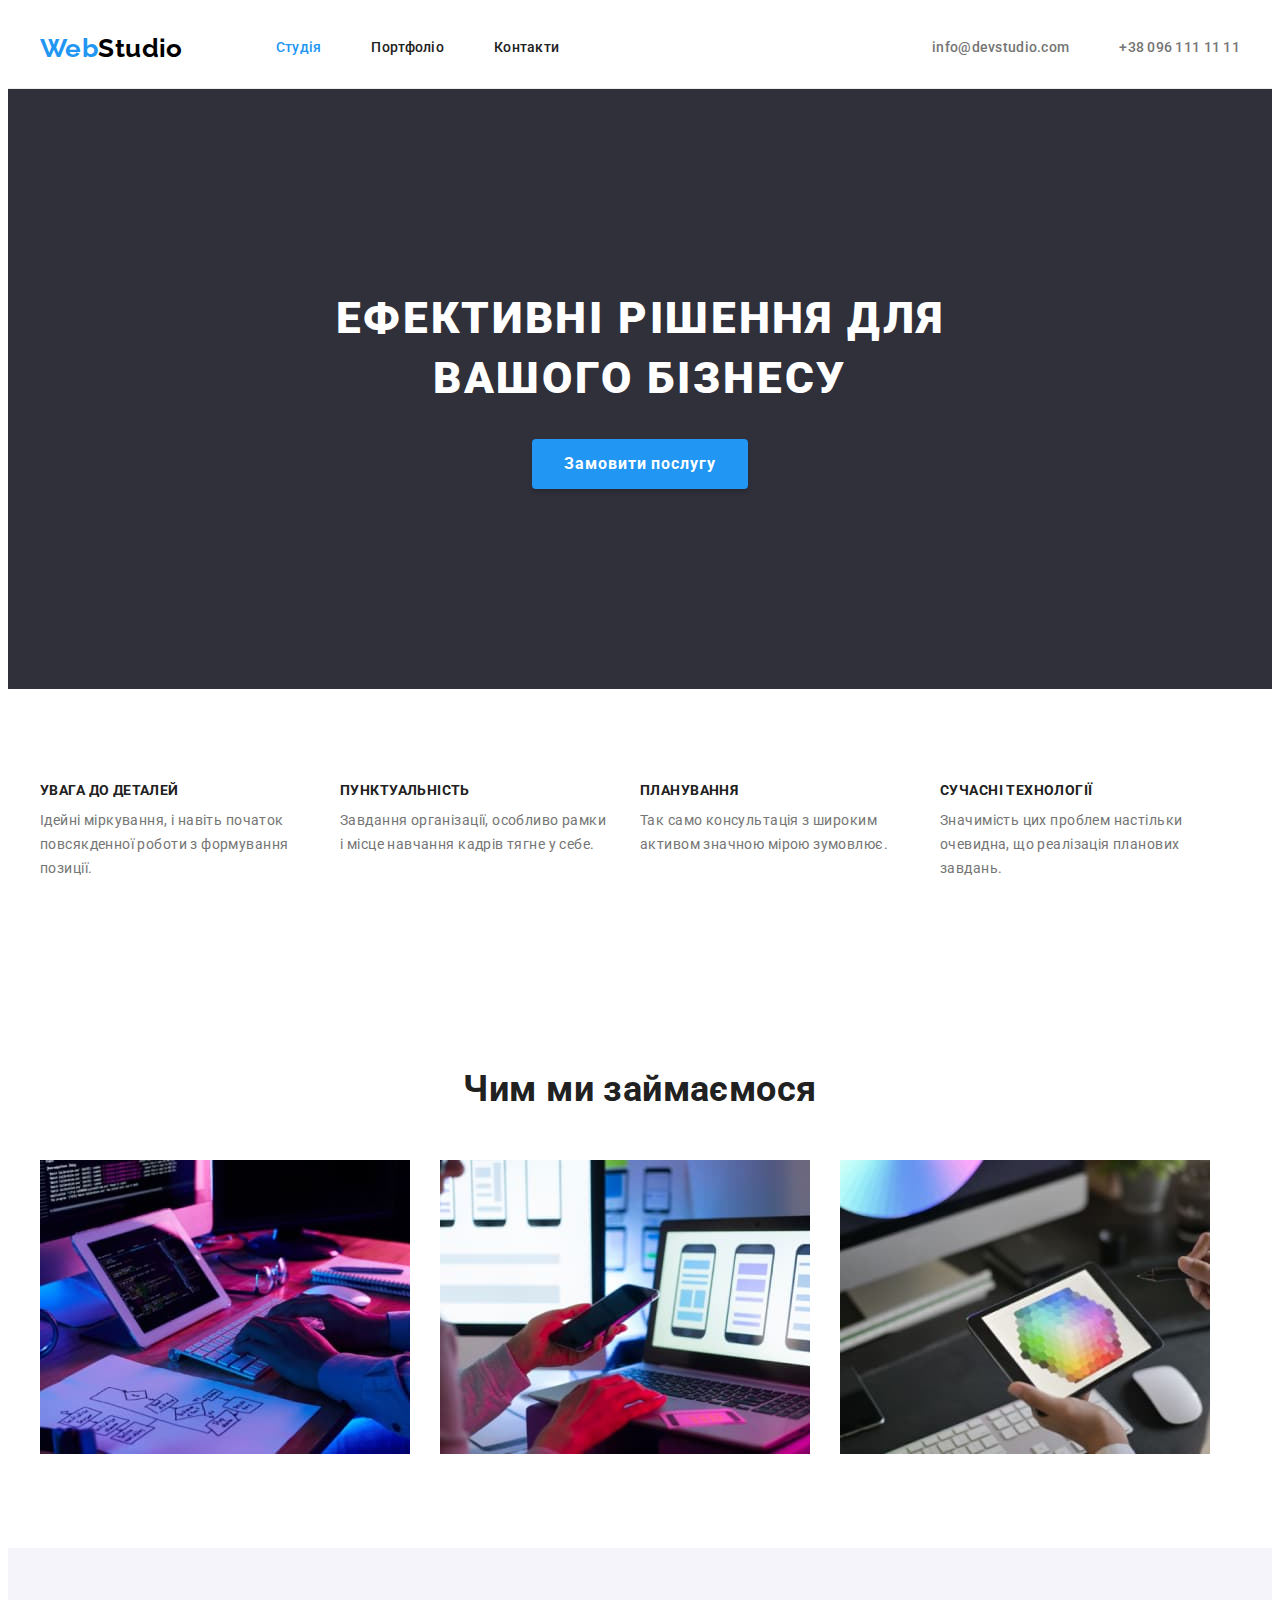
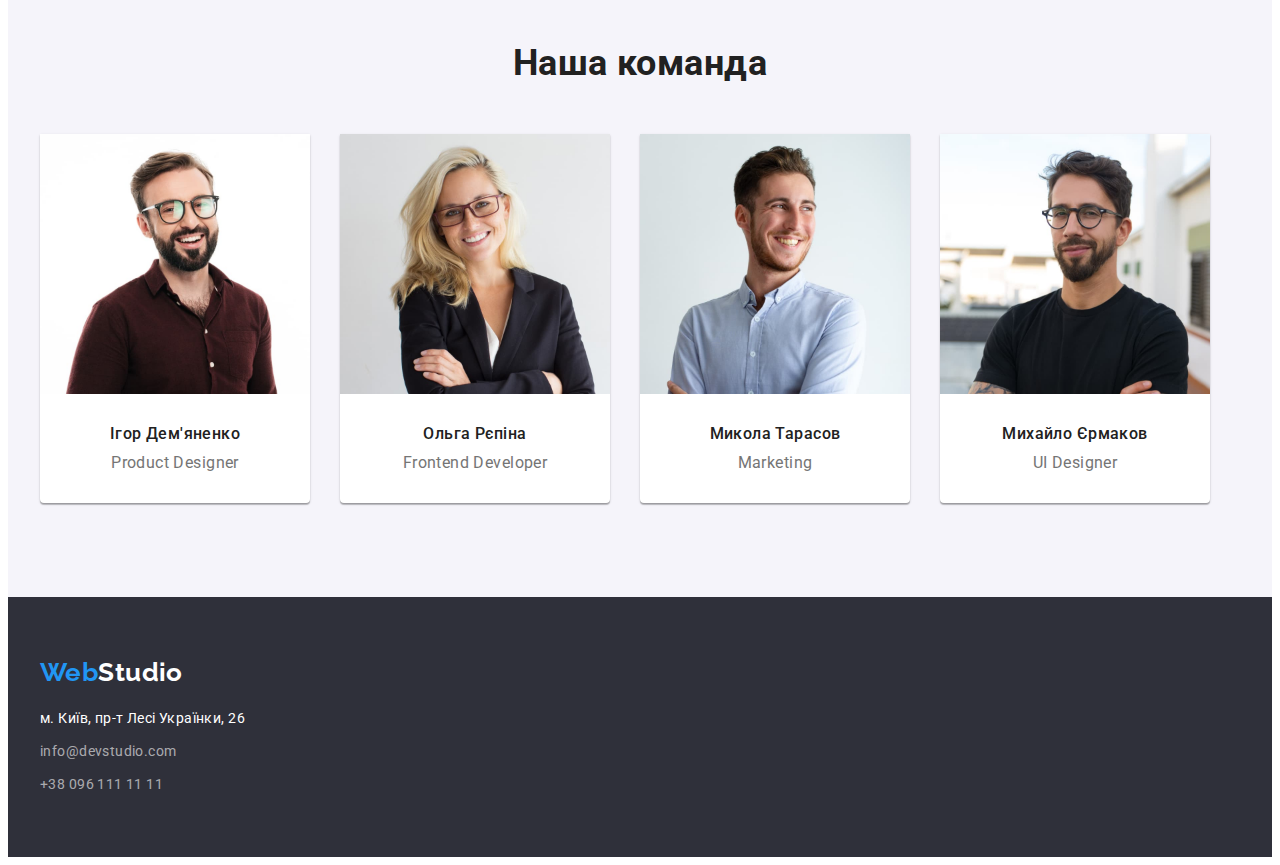
<file: index.html>
<!DOCTYPE html>
<html lang="uk">
  <head>
    <meta charset="UTF-8" />
    <meta http-equiv="X-UA-Compatible" content="IE=edge" />
    <meta name="viewport" content="width=device-width, initial-scale=1.0" />
    <title>Document</title>
    <link rel="preconnect" href="https://fonts.googleapis.com" />
    <link rel="preconnect" href="https://fonts.gstatic.com" crossorigin />
    <link
      href="https://fonts.googleapis.com/css2?family=Raleway:wght@700&family=Roboto:wght@400;500;700;900&display=swap"
      rel="stylesheet"
    />
    <link
      rel="stylesheet"
      href="https://cdnjs.cloudflare.com/ajax/libs/modern-normalize/1.1.0/modern-normalize.min.css"
      integrity="sha512-wpPYUAdjBVSE4KJnH1VR1HeZfpl1ub8YT/NKx4PuQ5NmX2tKuGu6U/JRp5y+Y8XG2tV+wKQpNHVUX03MfMFn9Q=="
      crossorigin="anonymous"
      referrerpolicy="no-referrer"
    />
    <link rel="stylesheet" href="./css/style.css" />
  </head>
  <body>
    <!-- Шапка сайта -->
    <header class="header">
      <div class="container main-nav">
        <a href="./index.html" class="logo link">Web<span class="logo-part">Studio</span></a>
        <nav class="header-navigation">
          <ul class="header-nav list">
            <li class="item"><a href="./index.html" class="nav-link link current">Студія</a></li>
            <li class="item"><a href="./portfolio.html" class="nav-link link">Портфоліо</a></li>
            <li class="item"><a href="" class="nav-link link">Контакти</a></li>
          </ul>
        </nav>
        <ul class="header-contact list">
          <li class="item">
            <a href="mailto:info@devstudio.com" class="link">info@devstudio.com</a>
          </li>
          <li class="item">
            <a href="tel:+380961111111" class="link">+38 096 111 11 11</a>
          </li>
        </ul>
      </div>
    </header>
    <!-- Основний контент -->
    <main>
      <!-- Герой -->
      <section class="section hero">
        <div class="container">
          <h1 class="hero-title">Ефективні рішення для вашого бізнесу</h1>
          <button type="button" class="hero-btn">Замовити послугу</button>
        </div>
      </section>
      <!-- Преимущества -->
      <section class="section advantage">
        <div class="container">
          <h2 class="visually-hidden">Переваги</h2>
          <ul class="list">
            <li class="item">
              <h3 class="advantage-item">Увага до деталей</h3>
              <p class="advantage-text">
                Ідейні міркування, і навіть початок повсякденної роботи з формування позиції.
              </p>
            </li>
            <li class="item">
              <h3 class="advantage-item">Пунктуальність</h3>
              <p class="advantage-text">
                Завдання організації, особливо рамки і місце навчання кадрів тягне у себе.
              </p>
            </li>
            <li class="item">
              <h3 class="advantage-item">Планування</h3>
              <p class="advantage-text">
                Так само консультація з широким активом значною мірою зумовлює.
              </p>
            </li>
            <li class="item">
              <h3 class="advantage-item">Сучасні технології</h3>
              <p class="advantage-text">
                Значимість цих проблем настільки очевидна, що реалізація планових завдань.
              </p>
            </li>
          </ul>
        </div>
      </section>
      <!-- Чим ми займаємося -->
      <section class="section activity">
        <div class="container">
          <h2 class="section-title">Чим ми займаємося</h2>
          <ul class="list">
            <li>
              <img src="./images/box1.jpg" alt="Людина за компьютером пише код " width="370" />
            </li>
            <li>
              <img
                src="./images/box2.jpg"
                alt="Людина за компьютром зі смртфоном розробляє мобільний додаток"
                width="370"
              />
            </li>
            <li>
              <img src="./images/box3.jpg" alt="Людина працює на планшеті" width="370" />
            </li>
          </ul>
        </div>
      </section>
      <!-- Наша команда -->
      <section class="section team">
        <div class="container">
          <h2 class="section-title">Наша команда</h2>
          <ul class="list">
            <li class="team-list">
              <img src="./images/img1.jpg" alt="Фото Ігоря Дем'яненко" width="270" />
              <div class="card">
                <h3 class="team-title">Ігор Дем'яненко</h3>
                <p lang="en" class="team-text">Product Designer</p>
              </div>
            </li>
            <li class="team-list">
              <img src="./images/img2.jpg" alt="Фото Ольга Рєпіна" width="270" />
              <div class="card">
                <h3 class="team-title">Ольга Рєпіна</h3>
                <p lang="en" class="team-text">Frontend Developer</p>
              </div>
            </li>
            <li class="team-list">
              <img src="./images/img3.jpg" alt="Фото Микола Тарасов" width="270" />
              <div class="card">
                <h3 class="team-title">Микола Тарасов</h3>
                <p lang="en" class="team-text">Marketing</p>
              </div>
            </li>
            <li class="team-list">
              <img src="./images/img4.jpg" alt="Фото Михайло Єрмаков" width="270" />
              <div class="card">
                <h3 class="team-title">Михайло Єрмаков</h3>
                <p lang="en" class="team-text">UI Designer</p>
              </div>
            </li>
          </ul>
        </div>
      </section>
    </main>
    <!-- Футер -->
    <footer class="footer">
      <div class="container">
        <a href="./index.html" class="logo link">Web<span class="footer-logo-part">Studio</span></a>
        <address class="footer-addres">
          <ul class="footer-list list">
            <li class="footer-item">
              <a
                href="https://www.google.com/maps/d/u/0/viewer?mid=10uSM3H-mIU3GznYo2szRIEphczw&hl=en_US&ll=50.42732700000001%2C30.538092&z=17"
                target="_blank"
                rel="noopener noreferrer"
                class="link footer-adress"
                >м. Київ, пр-т Лесі Українки, 26</a
              >
            </li>
            <li class="footer-item">
              <a href="mailto:info@devstudio.com" class="link footer-mail">info@devstudio.com</a>
            </li>
            <li class="footer-item">
              <a href="tel:+380961111111" class="link footer-tel">+38 096 111 11 11</a>
            </li>
          </ul>
        </address>
      </div>
    </footer>
  </body>
</html>
</file>
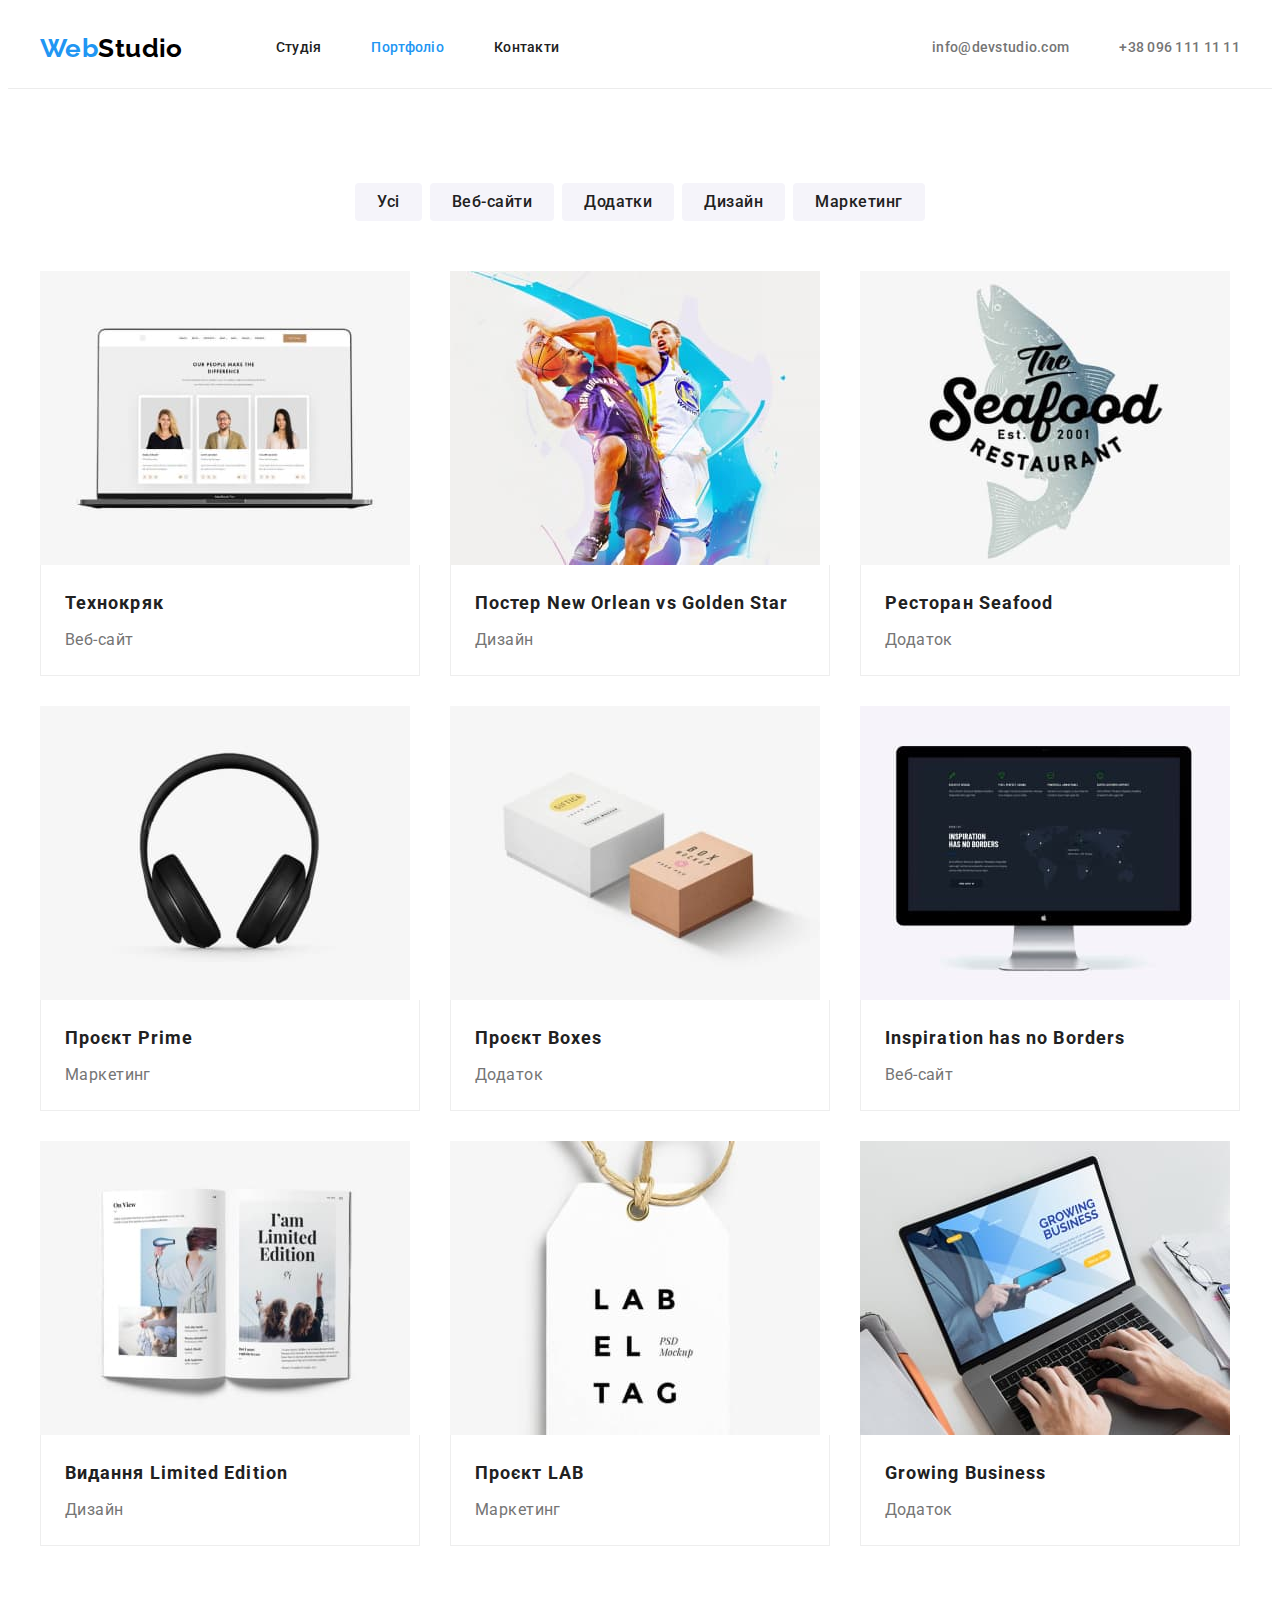
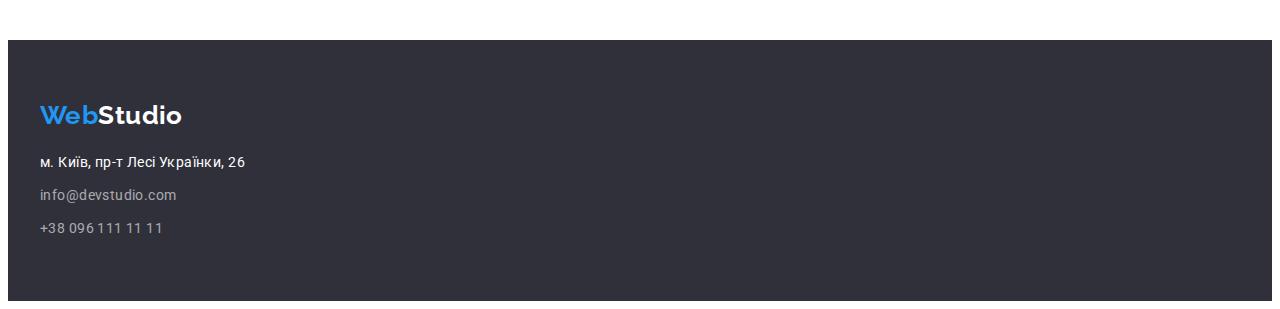
<file: portfolio.html>
<!DOCTYPE html>
<html lang="uk">
  <head>
    <meta charset="UTF-8" />
    <meta http-equiv="X-UA-Compatible" content="IE=edge" />
    <meta name="viewport" content="width=device-width, initial-scale=1.0" />
    <title>Document</title>
    <link rel="preconnect" href="https://fonts.googleapis.com" />
    <link rel="preconnect" href="https://fonts.gstatic.com" crossorigin />
    <link
      href="https://fonts.googleapis.com/css2?family=Raleway:wght@700&family=Roboto:wght@400;500;700;900&display=swap"
      rel="stylesheet"
    />
    <link
      rel="stylesheet"
      href="https://cdnjs.cloudflare.com/ajax/libs/modern-normalize/1.1.0/modern-normalize.min.css"
      integrity="sha512-wpPYUAdjBVSE4KJnH1VR1HeZfpl1ub8YT/NKx4PuQ5NmX2tKuGu6U/JRp5y+Y8XG2tV+wKQpNHVUX03MfMFn9Q=="
      crossorigin="anonymous"
      referrerpolicy="no-referrer"
    />
    <link rel="stylesheet" href="./css/style.css" />
  </head>
  <body>
    <!-- Шапка сайта -->
    <header class="header">
      <div class="container main-nav">
        <a href="./index.html" class="logo link">Web<span class="logo-part">Studio</span></a>
        <nav class="header-navigation">
          <ul class="header-nav list">
            <li class="item"><a href="./index.html" class="nav-link link ">Студія</a></li>
            <li class="item"><a href="./portfolio.html" class="nav-link link current">Портфоліо</a></li>
            <li class="item"><a href="" class="nav-link link">Контакти</a></li>
          </ul>
        </nav>
        <ul class="header-contact list">
          <li class="item">
            <a href="mailto:info@devstudio.com" class="link">info@devstudio.com</a>
          </li>
          <li class="item">
            <a href="tel:+380961111111" class="link">+38 096 111 11 11</a>
          </li>
        </ul>
      </div>
    </header>
    <!-- Основний контент -->
    <main>
      <section class="portfolio">
        <div class="container portfolio-nav-galary">
          <h1 class="visually-hidden">Портфоліо</h1>
          <ul class="list list-btn">
            <li><button class="portfolio-btn" type="button">Усі</button></li>
            <li><button class="portfolio-btn" type="button">Веб-сайти</button></li>
            <li><button class="portfolio-btn" type="button">Додатки</button></li>
            <li><button class="portfolio-btn" type="button">Дизайн</button></li>
            <li><button class="portfolio-btn" type="button">Маркетинг</button></li>
          </ul>
        <!-- </div>
        <div class="portfolio-galary container"> -->
          <ul class="list list-galary">
            <li class="item">
              <img src="./images/portfolio1.jpg" alt="Фото людей на екрані ноутбука" width="370" />
              <div class="portfolio-card">
                <h2 class="portfolio-item">Технокряк</h2>
                <p class="portfolio-text">Веб-сайт</p>
              </div>
            </li>
            <li class="item">
              <img src="./images/portfolio2.jpg" alt="Два баскетблісти з м'ячем" width="370" />
              <div class="portfolio-card">
                <h2 class="portfolio-item">
                  Постер <span lang="en">New Orlean vs Golden Star</span>
                </h2>
                <p class="portfolio-text">Дизайн</p>
              </div>
            </li>
            <li class="item">
              <img src="./images/portfolio3.jpg" alt="Логотип ресторану" width="370" />
              <div class="portfolio-card">
                <h2 class="portfolio-item">Ресторан <span lang="en">Seafood</span></h2>
                <p class="portfolio-text">Додаток</p>
              </div>
            </li>
            <li class="item">
              <img src="./images/portfolio4.jpg" alt="Навушники" width="370" />
              <div class="portfolio-card">
                <h2 class="portfolio-item">Проєкт <span lang="en">Prime</span></h2>
                <p class="portfolio-text">Маркетинг</p>
              </div>
            </li>
            <li class="item">
              <img src="./images/portfolio5.jpg" alt="Дві коробки" width="370" />
              <div class="portfolio-card">
                <h2 class="portfolio-item">Проєкт <span lang="en">Boxes</span></h2>
                <p class="portfolio-text">Додаток</p>
              </div>
            </li>
            <li class="item">
              <img src="./images/portfolio6.jpg" alt="Монітор" width="370" />
              <div class="portfolio-card">
                <h2 class="portfolio-item" lang="en">Inspiration has no Borders</h2>
                <p class="portfolio-text">Веб-сайт</p>
              </div>
            </li>
            <li class="item">
              <img src="./images/portfolio7.jpg" alt="Відкрита книга" width="370" />
              <div class="portfolio-card">
                <h2 class="portfolio-item">Видання <span lang="en">Limited Edition</span></h2>
                <p class="portfolio-text">Дизайн</p>
              </div>
            </li>
            <li class="item">
              <img src="./images/portfolio8.jpg" alt="Біла шильда на мотузці" width="370" />
              <div class="portfolio-card">
                <h2 class="portfolio-item">Проєкт LAB</h2>
                <p class="portfolio-text">Маркетинг</p>
              </div>
            </li>
            <li class="item">
              <img
                src="./images/portfolio9.jpg"
                alt="Руки людинини на клавіатурі ноутбука"
                width="370"
              />
              <div class="portfolio-card">
                <h2 class="portfolio-item" lang="en">Growing Business</h2>
                <p class="portfolio-text">Додаток</p>
              </div>
            </li>
          </ul>
        </div>
      </section>
    </main>
    <!-- Футер -->
    <footer class="footer">
      <div class="container">
        <a href="./index.html" class="logo link">Web<span class="footer-logo-part">Studio</span></a>
        <address class="footer-addres">
          <ul class="footer-list list">
            <li class="footer-item">
              <a
                href="https://www.google.com/maps/d/u/0/viewer?mid=10uSM3H-mIU3GznYo2szRIEphczw&hl=en_US&ll=50.42732700000001%2C30.538092&z=17"
                target="_blank"
                rel="noopener noreferrer"
                class="link footer-adress"
                >м. Київ, пр-т Лесі Українки, 26</a
              >
            </li>
            <li class="footer-item">
              <a href="mailto:info@devstudio.com" class="link footer-mail">info@devstudio.com</a>
            </li>
            <li class="footer-item">
              <a href="tel:+380961111111" class="link footer-tel">+38 096 111 11 11</a>
            </li>
          </ul>
        </address>
      </div>
    </footer>
  </body>
</html>
</file>
<file: css/style.css>
:root {
  --primary-text-color: #212121;
  --text-color: #757575;
  --accent-color: #2196f3;
  --primary-white-color: #ffffff;
  --main-background: #ffffff;
  --page-background: #2f303a;
  --secondary-background: #f5f4fa;
  --logo-part-color: #000000;
  --background-button: #188ce8;
}

body {
  font-family: Roboto, sans-serif;
  font-size: 14px;
  letter-spacing: 0.03em;
  color: var(--primary-text-color);
  background: var(--main-background-);
}

/* Сброс */

h1,
h2,
h3,
h4,
h5,
h6,
p,
ul {
  margin: 0;
}

ul {
  padding-left: 0;
}
img {
  display: block;
  max-width: 100%;
  height: auto;
}

address {
  font-style: normal;
}

button {
  display: block;
  cursor: pointer;
  border: none;
  border-radius: 4px;
}

.section {
  padding-top: 94px;
  padding-bottom: 94px;
}

.container {
  width: 1200px;
  padding: 0 15px;
  margin: 0 auto;
  /* outline: 2px solid red; */
}

.link {
  text-decoration: none;
  //color: inherit;
}
.list {
  list-style: none;
  padding-left: 0;
  margin: 0;
}

/* Header */
.header {
  border-bottom: 1px solid #ececec;
}

.main-nav {
  display: flex;
  align-items: center;
}

.logo {
  font-family: 'Raleway';
  font-weight: 700;
  font-size: 26px;
  line-height: 1.19;
  color: var(--accent-color);
}
.logo-part {
  color: var(--logo-part-color);
}

.header-navigation {
  margin-left: 93px;
}

.header-nav {
  display: flex;
}

.nav-link {
  display: block;
  padding-top: 32px;
  padding-bottom: 32px;
  font-family: inherit;
  font-weight: 500;
  font-size: 14px;
  line-height: 1.14;
  letter-spacing: 0.02em;
  color: var(--primary-text-color);
}

.header-nav .item + .item {
  margin-left: 50px;
}

.nav-link:hover,
.nav-link:focus {
  color: var(--accent-color);
}
.header-contact .link:hover,
.header-contact .link:focus {
  color: var(--accent-color);
}

.current {
  color: var(--accent-color);
}

.header-contact {
  display: flex;
  margin-left: auto;
}

.header-contact .item + .item {
  margin-left: 50px;
}

.header-contact .link {
  display: block;
  padding-top: 32px;
  padding-bottom: 32px;
  font-family: inherit;
  font-weight: 500;
  /* font-size: 14px; */
  line-height: 1.14;
  letter-spacing: 0.02em;
  color: var(--text-color);
}
/* Hero */
.hero {
  padding-top: 200px;
  padding-bottom: 200px;

  background: var(--page-background);
  text-align: center;
}
.hero-title {
  margin-right: auto;
  margin-left: auto;
  font-weight: 900;
  font-size: 44px;
  line-height: 1.36;
  text-align: center;
  letter-spacing: 0.06em;
  text-transform: uppercase;
  color: var(--primary-white-color);
  margin-bottom: 30px;
  max-width: 696px;
}
.hero-btn {
  margin-right: auto;
  margin-left: auto;
  font-family: inherit;
  font-weight: 700;
  font-size: 16px;
  line-height: 1.88;
  display: flex;
  align-items: center;
  text-align: center;
  letter-spacing: 0.06em;
  color: var(--primary-white-color);
  background: var(--accent-color);
  cursor: pointer;
  box-shadow: 0px 4px 4px rgba(0, 0, 0, 0.15);
  border-radius: 4px;
  border-style: none;
  padding: 10px 32px;
}

.hero-btn:hover,
.hero-btn:focus {
  background-color: var(--background-button);
}

/* Main */
.section-title {
  font-weight: 700;
  font-size: 36px;
  line-height: 1.17x;
  text-align: center;
  color: var(--primary-text-color);
  /* padding-top: 94px; */
  margin-bottom: 50px;
}

/* Преимущества */
.advantage {
  padding-top: 94px;
  padding-bottom: 94px;
}

.visually-hidden {
  position: absolute;
  white-space: nowrap;
  width: 1px;
  height: 1px;
  overflow: hidden;
  border: 0;
  padding: 0;
  clip: rect(0 0 0 0);
  clip-path: inset(50%);
  margin: -1px;
}

.advantage .list {
  display: flex;
  gap: 30px;
}

.advantage .item {
  max-width: 270px;
}

.advantage-item {
  font-weight: 700;
  font-size: 14px;
  line-height: 1.14;
  text-transform: uppercase;
  color: var(--primary-text-color);
  margin-bottom: 10px;
}

.advantage-text {
  /* font-size: 14px; */
  line-height: 1.71;
  color: var(--text-color);
}

/* Чим ми займаємось */

.activity {
  padding-bottom: 94px;
}
.activity .list {
  display: flex;
  gap: 30px;
}

/* Наша команда */

.team {
  background-color: var(--secondary-background);
  padding-top: 94px;
  padding-bottom: 94px;
}

.team .list {
  display: flex;
  gap: 30px;
}

.team-list {
  background-color: var(--main-background);
  box-shadow: 0px 1px 3px rgba(0, 0, 0, 0.12), 0px 1px 1px rgba(0, 0, 0, 0.14),
    0px 2px 1px rgba(0, 0, 0, 0.2);
  border-radius: 0px 0px 4px 4px;
}
.team-title {
  font-weight: 500;
  font-size: 16px;
  line-height: 1.19;
  text-align: center;
  color: var(--primary-text-color);
  margin-bottom: 10px;
}
.team-text {
  font-size: 16px;
  line-height: 1.19;
  text-align: center;
  color: var(--text-color);
}

.card {
  padding-top: 30px;
  padding-bottom: 30px;
}
/* Футер */
.footer {
  background: var(--page-background);
  padding-top: 60px;
  padding-bottom: 60px;
}

.footer-logo-part {
  color: var(--primary-white-color);
}

.footer-addres {
  margin-top: 20px;
}

.footer-list a:hover,
.footer-list a:focus {
  color: var(--accent-color);
}

.footer-adress {

  font-family: inherit;
  line-height: 1.71;
  color: var(--primary-white-color);
}

.footer-item:not(:last-child){
  margin-bottom: 9px;
}

.footer-mail,
.footer-tel {
  font-family: inherit;
  font-style: normal;
  line-height: 1.71;
  color: rgba(255, 255, 255, 0.6);
}

/* -------Портфоліо-------- */

.portfolio {
  padding-top: 94px;
  padding-bottom: 94px;
}

.portfolio-nav-galary .list {
  display: flex;

}

.list-btn {
  justify-content: center;
  gap: 8px;
  margin-bottom: 50px;

}

.list-galary {
  flex-wrap: wrap;
  padding-right: 0;

}

/* .portfolio-nav-btn .list {
  display: flex;
  justify-content: center;
  gap: 8px;
} */

/* .portfolio-nav-btn {
  padding-bottom: 50px;
} */

/* .portfolio-galary .list {
  display: flex;
  flex-wrap: wrap;
  padding-right: 0;
} */

.list-galary .item {
  width: calc((100% - 60px) / 3);
  margin-right: 30px;
  margin-bottom: 30px;
}
.list-galary .item:nth-child(3n) {
  margin-right: 0;
}

.list-galary .item:nth-last-child(-n + 3) {
  margin-bottom: 0;
}

.portfolio-item {
  margin-bottom: 4px;
  font-weight: 700;
  font-size: 18px;
  line-height: 2;
  letter-spacing: 0.06em;
  color: var(--primary-text-color);
}

.portfolio-text {
  font-size: 16px;
  line-height: 1.88;
  color: var(--text-color);
}

.portfolio-btn {
  font-family: inherit;
  font-weight: 500;
  font-size: 16px;
  line-height: 1.62;
  letter-spacing: 0.03em;
  text-align: center;
  color: var(--primary-text-color);
  background-color: var(--secondary-background);
  cursor: pointer;
  border-style: none;
  border-radius: 4px;
  padding: 6px 22px;
}

.portfolio-btn:hover,
.portfolio-btn:focus {
  background-color: var(--accent-color);
  color: var(--primary-white-color);
}
.portfolio-card {
  padding: 20px 24px;
  border-right: 1px solid #eeeeee;
  border-bottom: 1px solid #eeeeee;
  border-left: 1px solid #eeeeee;
  /* border: 1px solid #eeeeee; */
}
</file>
